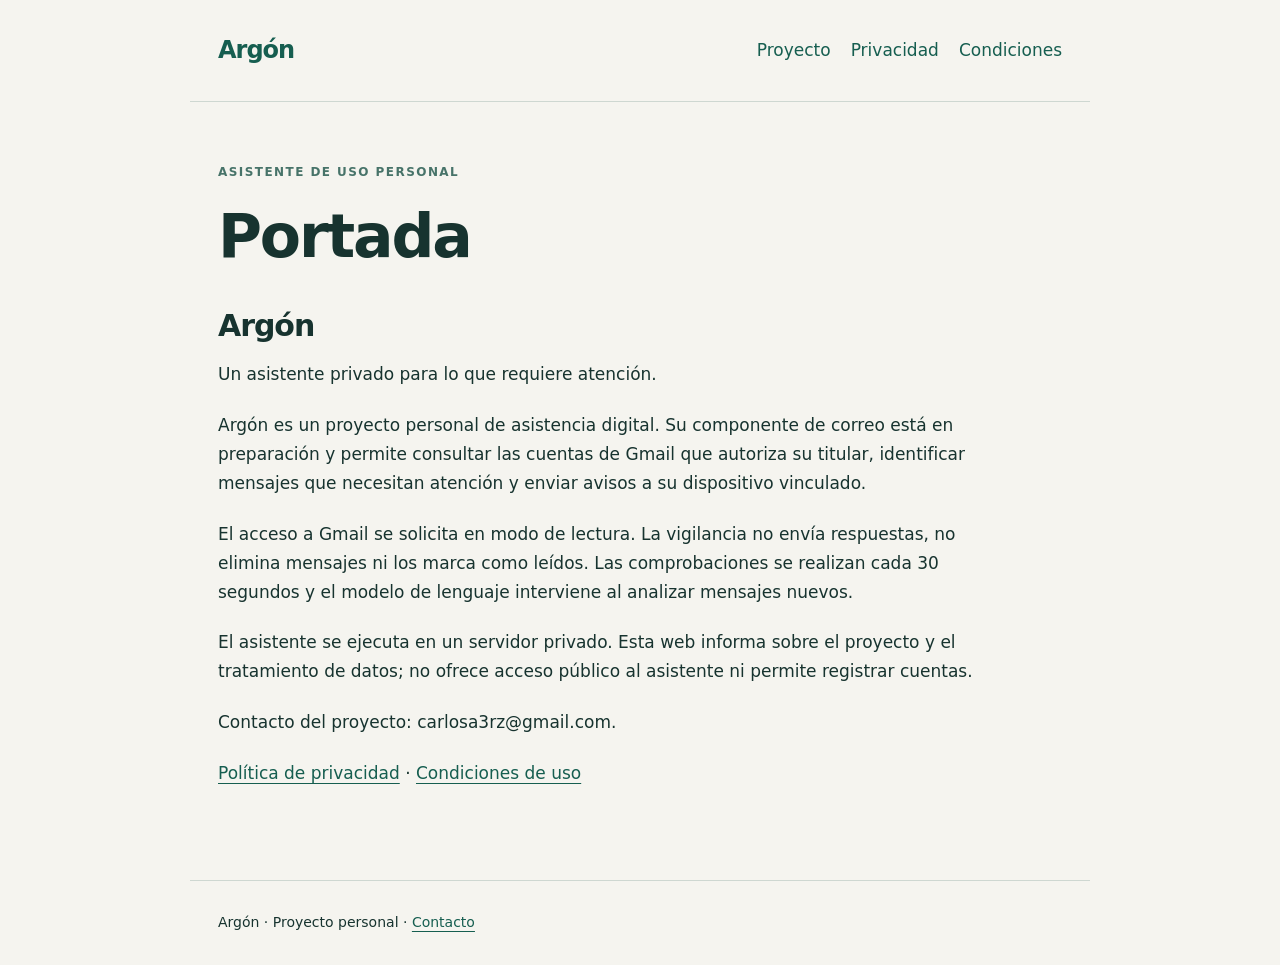
<file: index.html>
<!doctype html>
<html lang="es"><head><meta charset="utf-8"><meta name="viewport" content="width=device-width,initial-scale=1"><title>Argón</title><meta name="description" content="Información del proyecto personal Argón, su componente de correo y el tratamiento de datos."><link rel="stylesheet" href="style.css"></head><body><header><a class="brand" href="index.html">Argón</a><nav aria-label="Principal"><a href="index.html">Proyecto</a><a href="privacidad.html">Privacidad</a><a href="condiciones.html">Condiciones</a></nav></header><main><div class="eyebrow">Asistente de uso personal</div><h1>Portada</h1>
<h2>Argón</h2>
<p>Un asistente privado para lo que requiere atención.</p>
<p>Argón es un proyecto personal de asistencia digital. Su componente de correo está en preparación y permite consultar las cuentas de Gmail que autoriza su titular, identificar mensajes que necesitan atención y enviar avisos a su dispositivo vinculado.</p>
<p>El acceso a Gmail se solicita en modo de lectura. La vigilancia no envía respuestas, no elimina mensajes ni los marca como leídos. Las comprobaciones se realizan cada 30 segundos y el modelo de lenguaje interviene al analizar mensajes nuevos.</p>
<p>El asistente se ejecuta en un servidor privado. Esta web informa sobre el proyecto y el tratamiento de datos; no ofrece acceso público al asistente ni permite registrar cuentas.</p>
<p>Contacto del proyecto: carlosa3rz@gmail.com.</p>
<p><a href="privacidad.html">Política de privacidad</a> · <a href="condiciones.html">Condiciones de uso</a></p></main><footer>Argón · Proyecto personal · <a href="mailto:carlosa3rz@gmail.com">Contacto</a></footer></body></html>
</file>
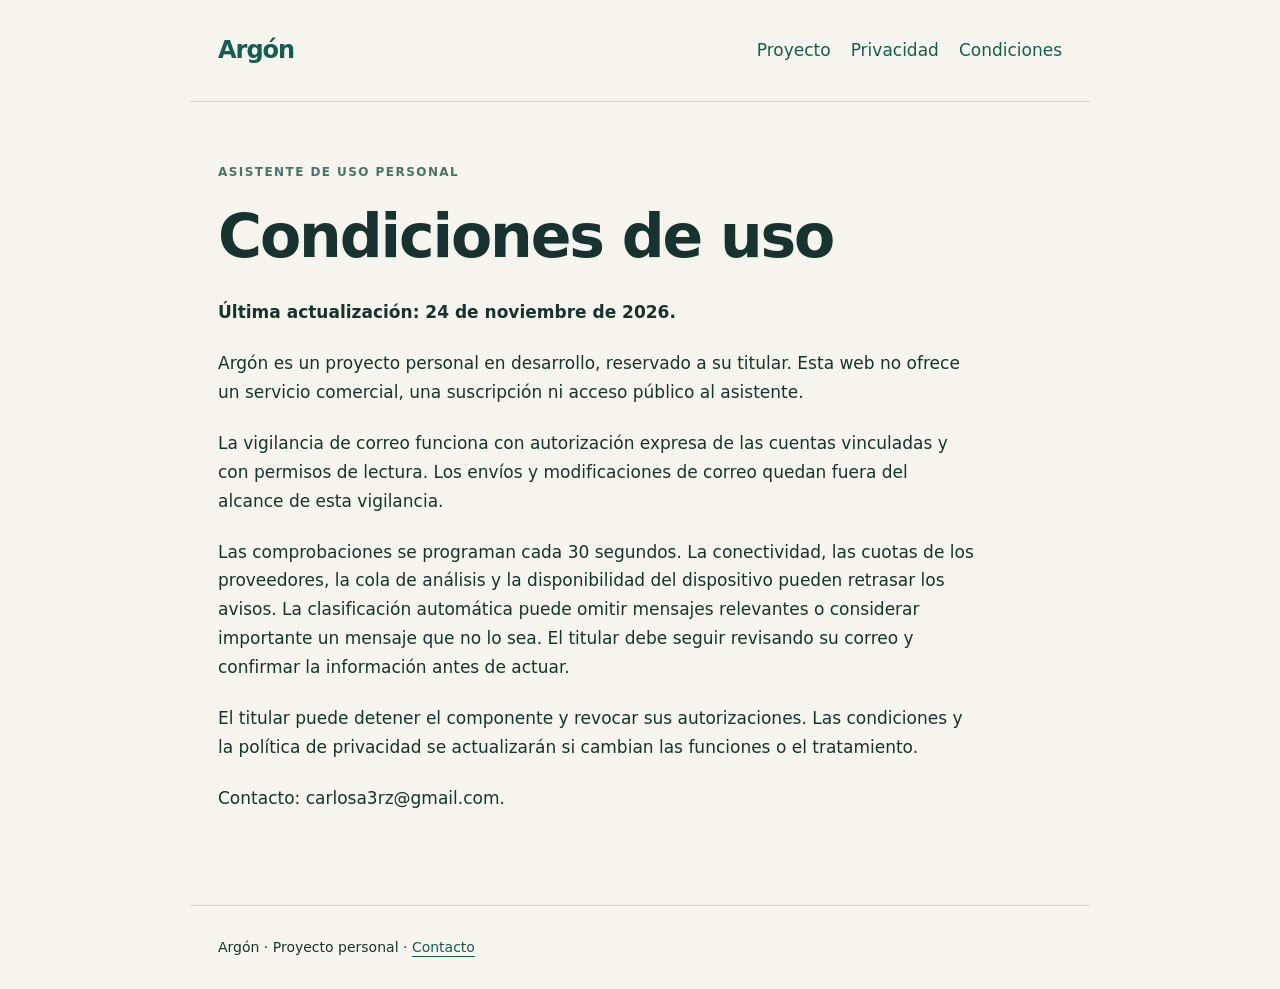
<file: condiciones.html>
<!doctype html>
<html lang="es"><head><meta charset="utf-8"><meta name="viewport" content="width=device-width,initial-scale=1"><title>Condiciones · Argón</title><meta name="description" content="Información del proyecto personal Argón, su componente de correo y el tratamiento de datos."><link rel="stylesheet" href="style.css"></head><body><header><a class="brand" href="index.html">Argón</a><nav aria-label="Principal"><a href="index.html">Proyecto</a><a href="privacidad.html">Privacidad</a><a href="condiciones.html">Condiciones</a></nav></header><main><div class="eyebrow">Asistente de uso personal</div><h1>Condiciones de uso</h1>
<p><strong>Última actualización: 24 de noviembre de 2026.</strong></p>
<p>Argón es un proyecto personal en desarrollo, reservado a su titular. Esta web no ofrece un servicio comercial, una suscripción ni acceso público al asistente.</p>
<p>La vigilancia de correo funciona con autorización expresa de las cuentas vinculadas y con permisos de lectura. Los envíos y modificaciones de correo quedan fuera del alcance de esta vigilancia.</p>
<p>Las comprobaciones se programan cada 30 segundos. La conectividad, las cuotas de los proveedores, la cola de análisis y la disponibilidad del dispositivo pueden retrasar los avisos. La clasificación automática puede omitir mensajes relevantes o considerar importante un mensaje que no lo sea. El titular debe seguir revisando su correo y confirmar la información antes de actuar.</p>
<p>El titular puede detener el componente y revocar sus autorizaciones. Las condiciones y la política de privacidad se actualizarán si cambian las funciones o el tratamiento.</p>
<p>Contacto: carlosa3rz@gmail.com.</p></main><footer>Argón · Proyecto personal · <a href="mailto:carlosa3rz@gmail.com">Contacto</a></footer></body></html>
</file>
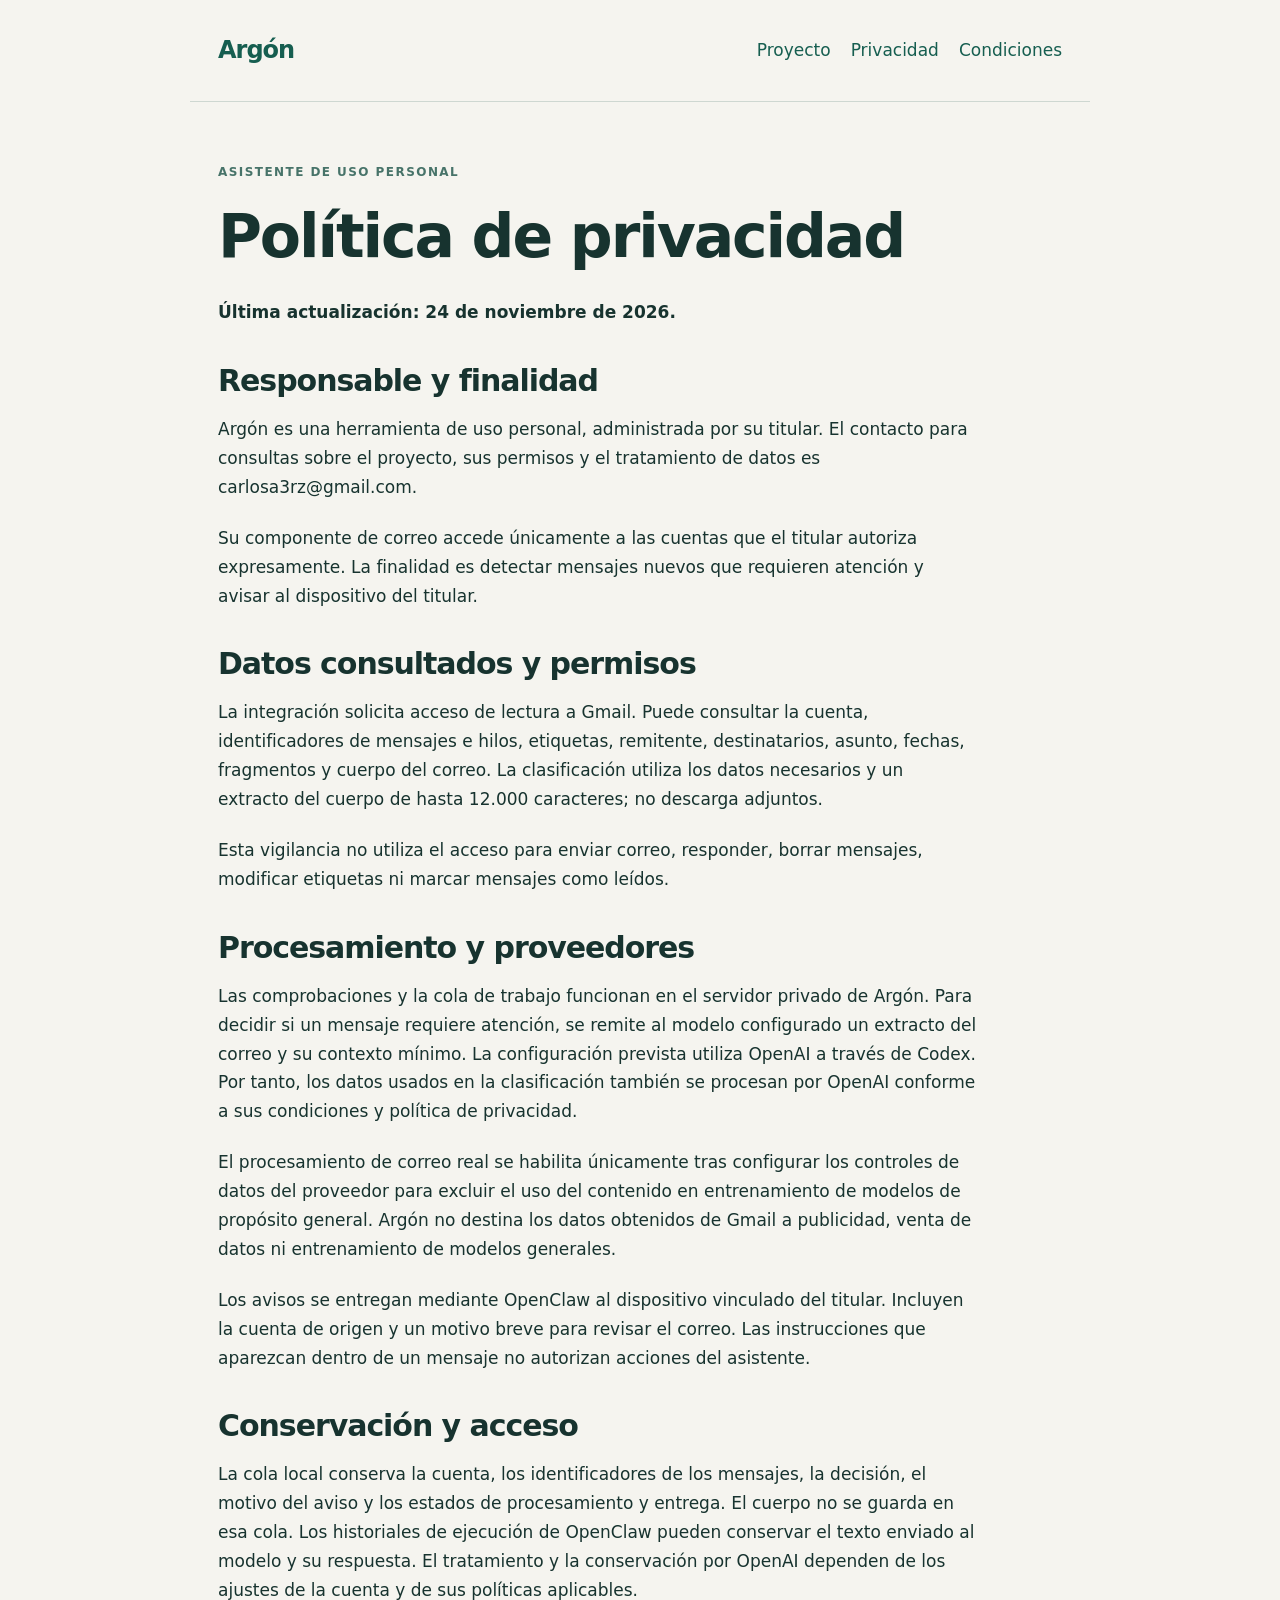
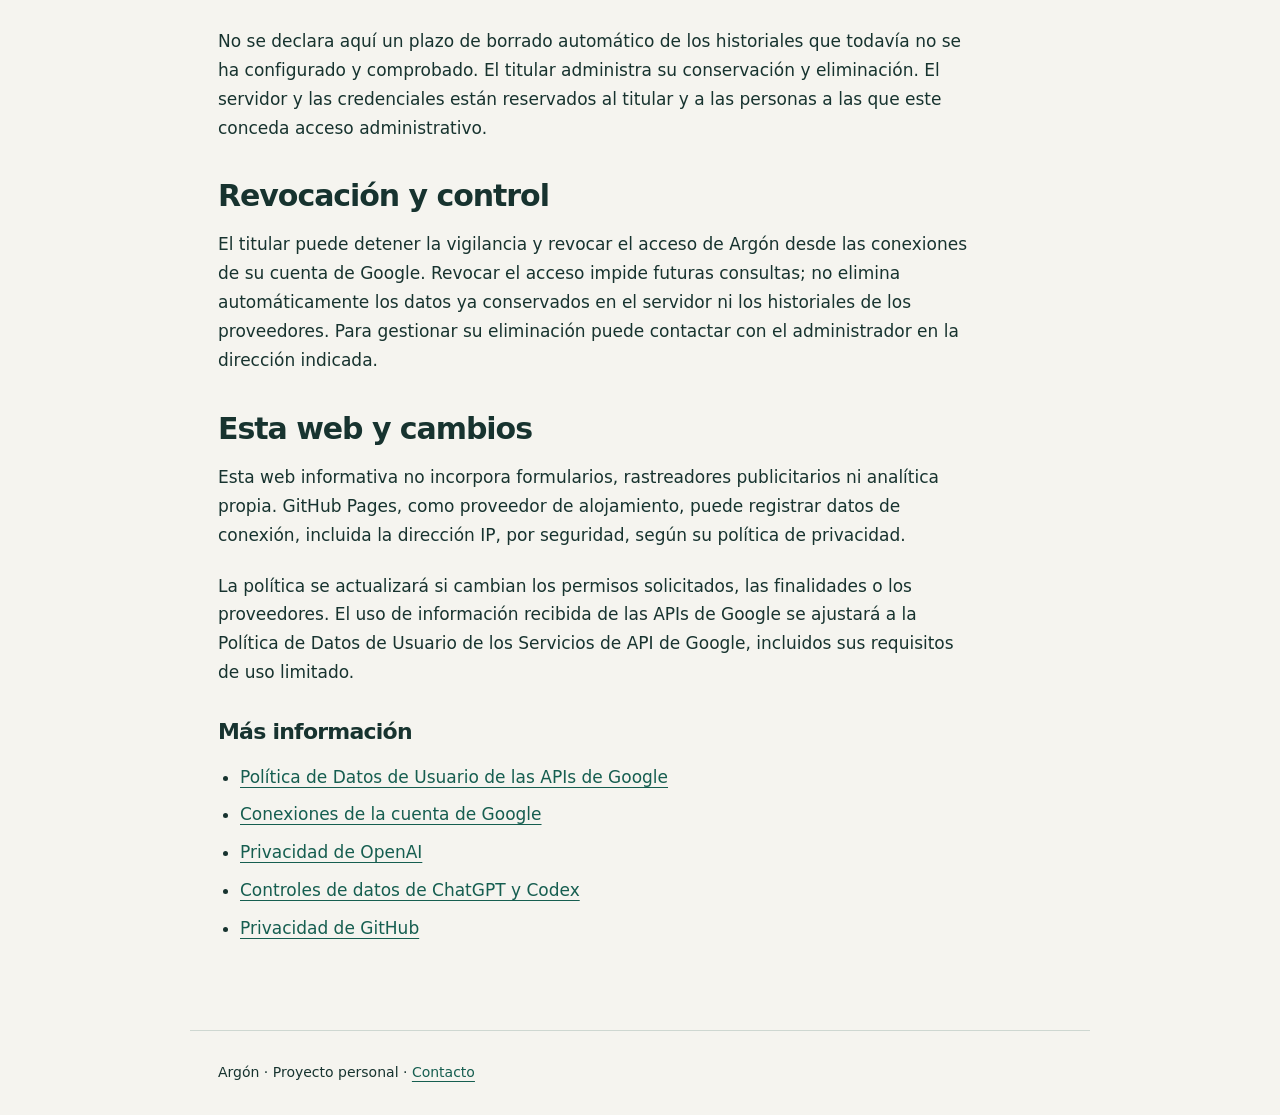
<file: privacidad.html>
<!doctype html>
<html lang="es"><head><meta charset="utf-8"><meta name="viewport" content="width=device-width,initial-scale=1"><title>Privacidad · Argón</title><meta name="description" content="Información del proyecto personal Argón, su componente de correo y el tratamiento de datos."><link rel="stylesheet" href="style.css"></head><body><header><a class="brand" href="index.html">Argón</a><nav aria-label="Principal"><a href="index.html">Proyecto</a><a href="privacidad.html">Privacidad</a><a href="condiciones.html">Condiciones</a></nav></header><main><div class="eyebrow">Asistente de uso personal</div><h1>Política de privacidad</h1>
<p><strong>Última actualización: 24 de noviembre de 2026.</strong></p>
<h2>Responsable y finalidad</h2>
<p>Argón es una herramienta de uso personal, administrada por su titular. El contacto para consultas sobre el proyecto, sus permisos y el tratamiento de datos es carlosa3rz@gmail.com.</p>
<p>Su componente de correo accede únicamente a las cuentas que el titular autoriza expresamente. La finalidad es detectar mensajes nuevos que requieren atención y avisar al dispositivo del titular.</p>
<h2>Datos consultados y permisos</h2>
<p>La integración solicita acceso de lectura a Gmail. Puede consultar la cuenta, identificadores de mensajes e hilos, etiquetas, remitente, destinatarios, asunto, fechas, fragmentos y cuerpo del correo. La clasificación utiliza los datos necesarios y un extracto del cuerpo de hasta 12.000 caracteres; no descarga adjuntos.</p>
<p>Esta vigilancia no utiliza el acceso para enviar correo, responder, borrar mensajes, modificar etiquetas ni marcar mensajes como leídos.</p>
<h2>Procesamiento y proveedores</h2>
<p>Las comprobaciones y la cola de trabajo funcionan en el servidor privado de Argón. Para decidir si un mensaje requiere atención, se remite al modelo configurado un extracto del correo y su contexto mínimo. La configuración prevista utiliza OpenAI a través de Codex. Por tanto, los datos usados en la clasificación también se procesan por OpenAI conforme a sus condiciones y política de privacidad.</p>
<p>El procesamiento de correo real se habilita únicamente tras configurar los controles de datos del proveedor para excluir el uso del contenido en entrenamiento de modelos de propósito general. Argón no destina los datos obtenidos de Gmail a publicidad, venta de datos ni entrenamiento de modelos generales.</p>
<p>Los avisos se entregan mediante OpenClaw al dispositivo vinculado del titular. Incluyen la cuenta de origen y un motivo breve para revisar el correo. Las instrucciones que aparezcan dentro de un mensaje no autorizan acciones del asistente.</p>
<h2>Conservación y acceso</h2>
<p>La cola local conserva la cuenta, los identificadores de los mensajes, la decisión, el motivo del aviso y los estados de procesamiento y entrega. El cuerpo no se guarda en esa cola. Los historiales de ejecución de OpenClaw pueden conservar el texto enviado al modelo y su respuesta. El tratamiento y la conservación por OpenAI dependen de los ajustes de la cuenta y de sus políticas aplicables.</p>
<p>No se declara aquí un plazo de borrado automático de los historiales que todavía no se ha configurado y comprobado. El titular administra su conservación y eliminación. El servidor y las credenciales están reservados al titular y a las personas a las que este conceda acceso administrativo.</p>
<h2>Revocación y control</h2>
<p>El titular puede detener la vigilancia y revocar el acceso de Argón desde las conexiones de su cuenta de Google. Revocar el acceso impide futuras consultas; no elimina automáticamente los datos ya conservados en el servidor ni los historiales de los proveedores. Para gestionar su eliminación puede contactar con el administrador en la dirección indicada.</p>
<h2>Esta web y cambios</h2>
<p>Esta web informativa no incorpora formularios, rastreadores publicitarios ni analítica propia. GitHub Pages, como proveedor de alojamiento, puede registrar datos de conexión, incluida la dirección IP, por seguridad, según su política de privacidad.</p>
<p>La política se actualizará si cambian los permisos solicitados, las finalidades o los proveedores. El uso de información recibida de las APIs de Google se ajustará a la Política de Datos de Usuario de los Servicios de API de Google, incluidos sus requisitos de uso limitado.</p>
<h3>Más información</h3>
<ul>
<li><a href="https://developers.google.com/terms/api-services-user-data-policy">Política de Datos de Usuario de las APIs de Google</a></li>
<li><a href="https://myaccount.google.com/connections">Conexiones de la cuenta de Google</a></li>
<li><a href="https://openai.com/policies/privacy-policy/">Privacidad de OpenAI</a></li>
<li><a href="https://help.openai.com/es-es/articles/7730893-data-controls-in-chatgpt">Controles de datos de ChatGPT y Codex</a></li>
<li><a href="https://docs.github.com/en/site-policy/privacy-policies/github-general-privacy-statement">Privacidad de GitHub</a></li>
</ul></main><footer>Argón · Proyecto personal · <a href="mailto:carlosa3rz@gmail.com">Contacto</a></footer></body></html>
</file>
<file: style.css>
*{box-sizing:border-box}body{margin:0;background:#f5f4ef;color:#17332f;font:17px/1.7 system-ui,-apple-system,Segoe UI,sans-serif}header,main,footer{max-width:900px;margin:auto;padding:30px 28px}header{display:flex;align-items:center;justify-content:space-between;border-bottom:1px solid #ced7d1}nav{display:flex;gap:20px;flex-wrap:wrap}a{color:#165e50;text-underline-offset:4px}header a{text-decoration:none}.brand{font-size:24px;font-weight:750;letter-spacing:-1px}main{padding-top:60px;padding-bottom:70px}h1,h2,h3{line-height:1.2;letter-spacing:-.035em}h1{font-size:clamp(34px,5vw,60px);max-width:760px;margin:0 0 26px}h2{font-size:30px;margin:36px 0 16px}h3{font-size:22px;margin:32px 0 12px}p,ul{max-width:760px}p{margin:0 0 22px}footer{font-size:14px;border-top:1px solid #ced7d1}.eyebrow{font-size:12px;font-weight:750;letter-spacing:.12em;text-transform:uppercase;color:#477369;margin-bottom:18px}ul{padding-left:22px}li{margin-bottom:9px}@media(max-width:600px){header{align-items:flex-start;gap:24px;flex-direction:column}main{padding-top:36px}nav{gap:16px;font-size:15px}}
</file>
